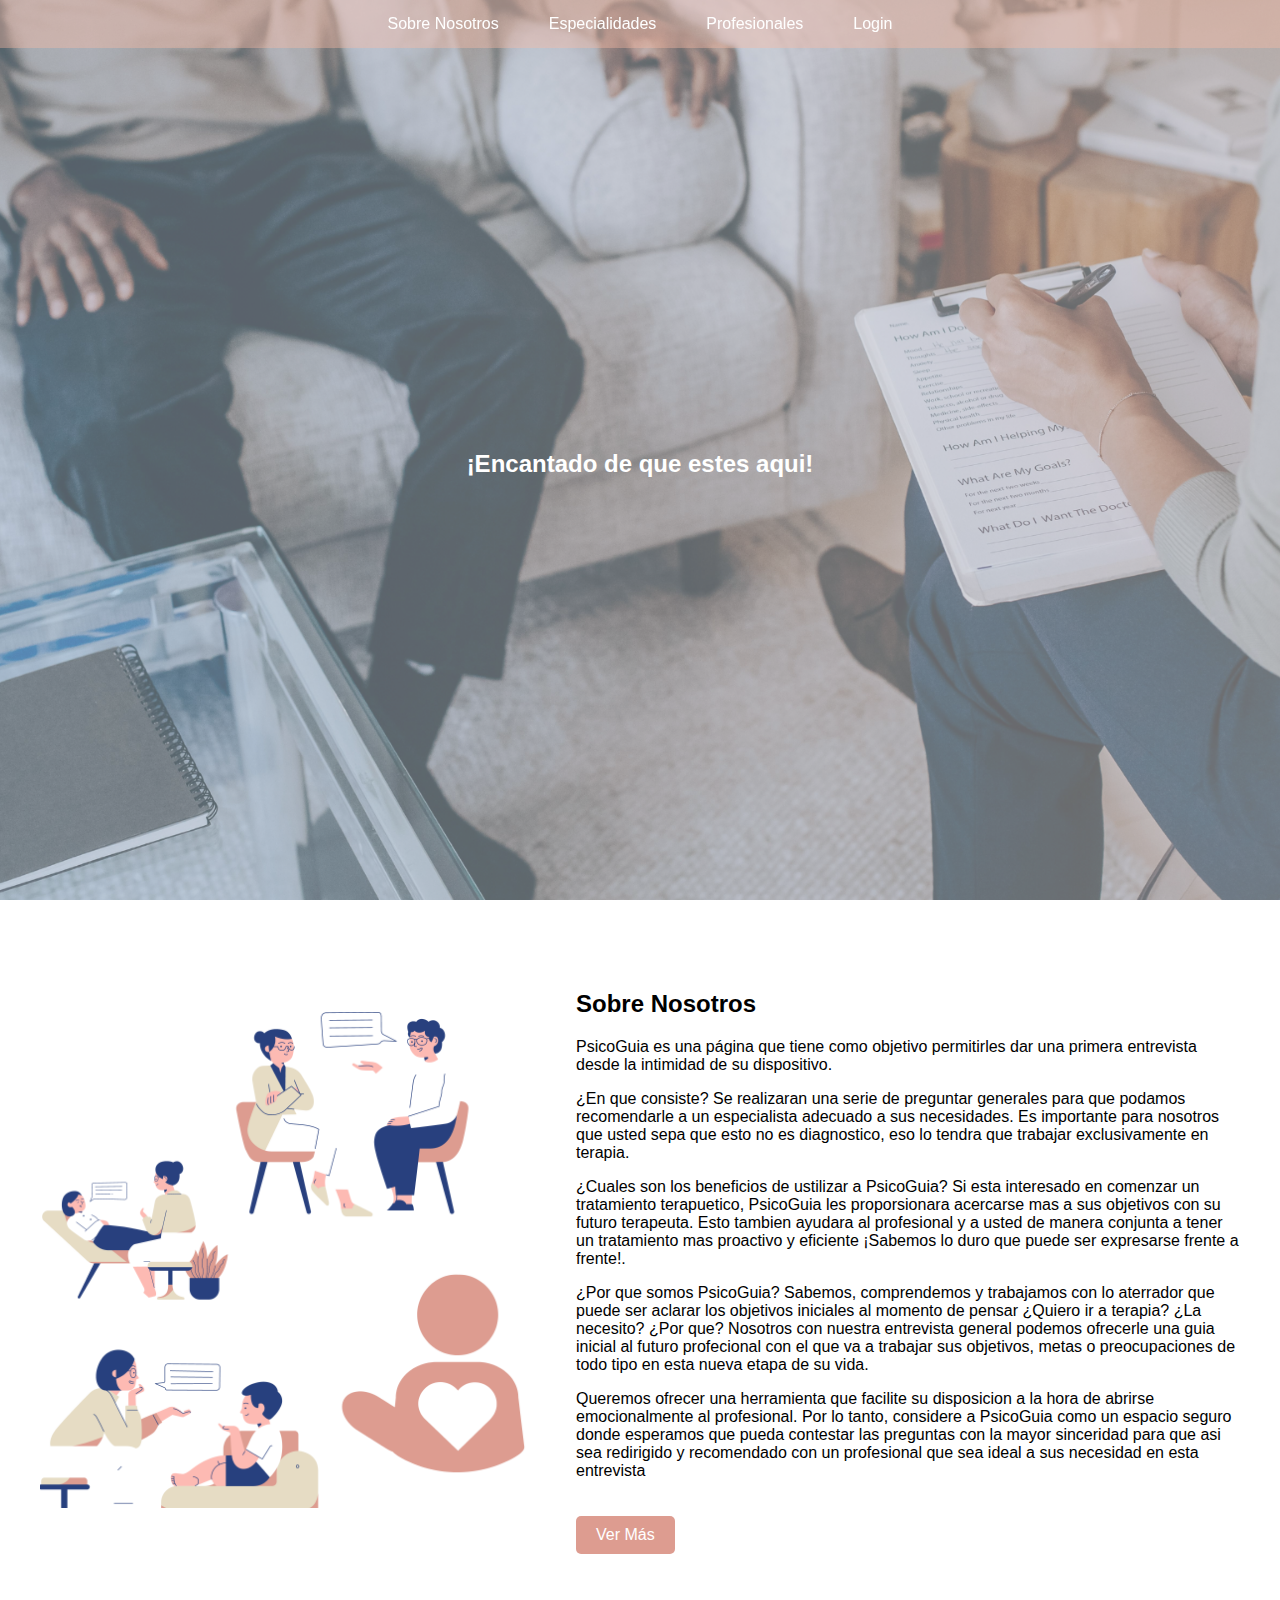
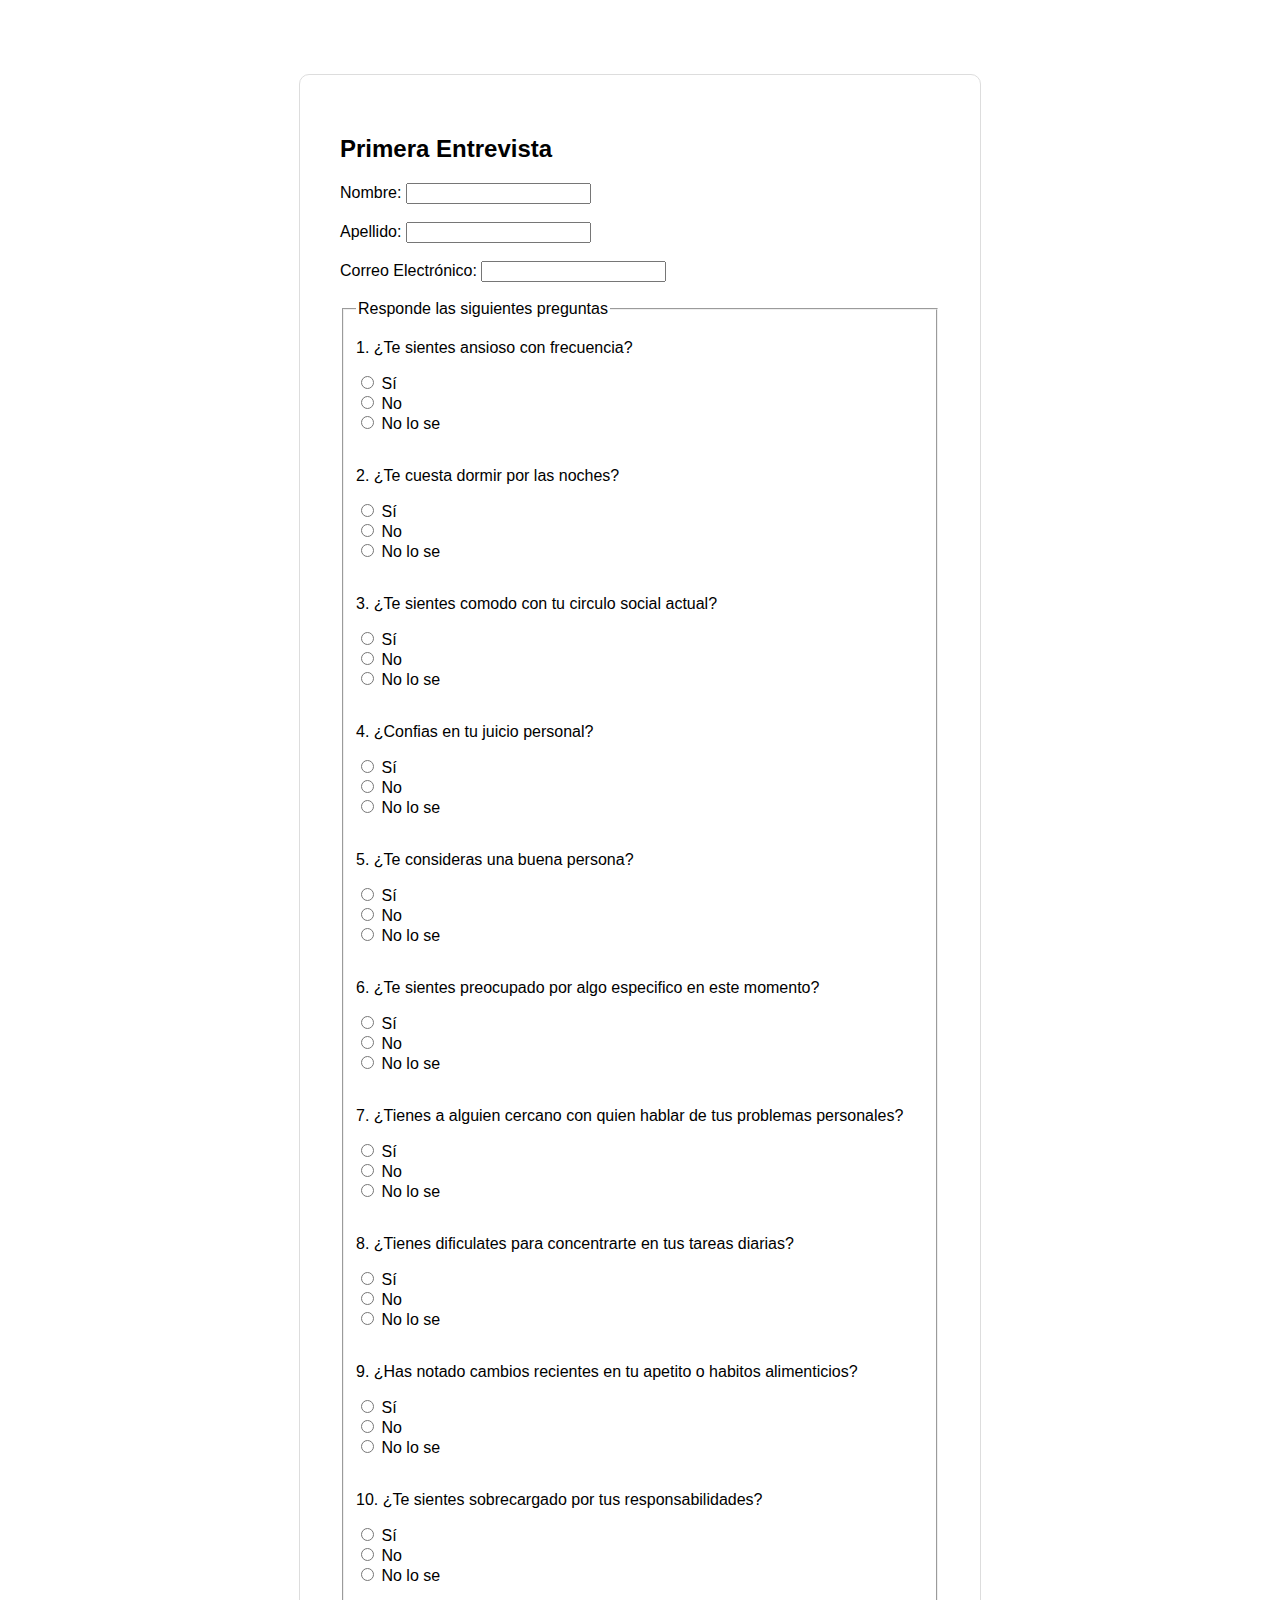
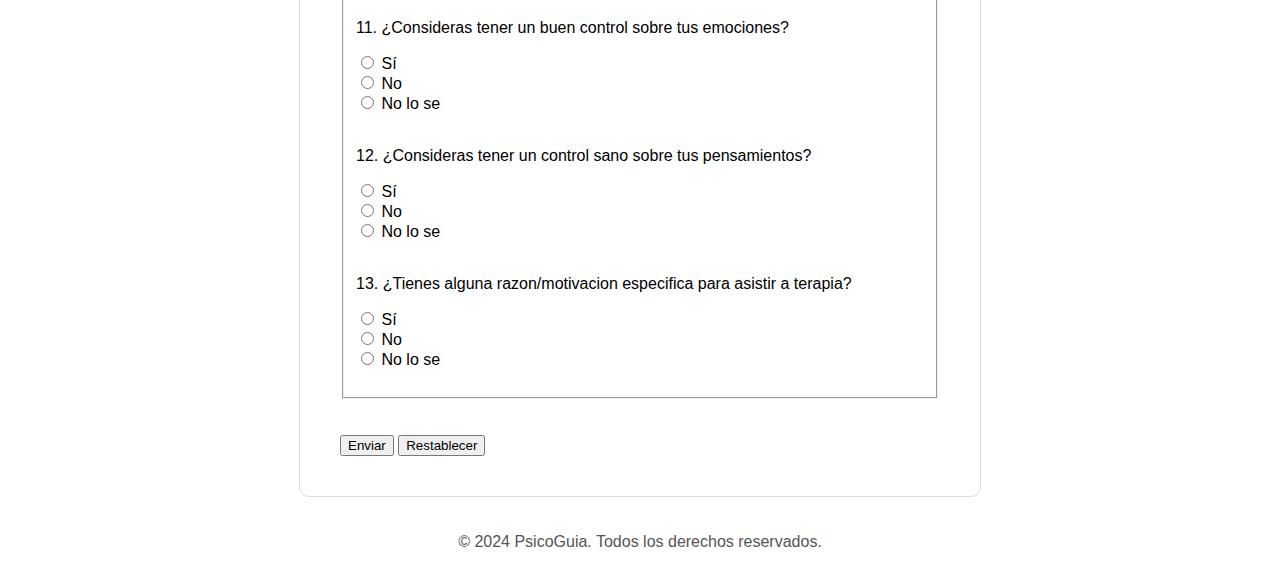
<file: index.html>
<!DOCTYPE html>
<html lang="es">
<head>
    <meta charset="UTF-8">
    <meta name="viewport" content="width=device-width, initial-scale=1.0">
    <title>PsicoGuía</title>
    <link rel="stylesheet" href="PsicoGuiaStyle.css">


</head>
<body>
    
    <!-- Navegación sutil superpuesta a la imagen -->
    <nav>
        <ul>
            <li><a href="index.html">Sobre Nosotros</a></li>
            <li><a href="especialidades.html">Especialidades</a></li>
            <li><a href="profesionales.html">Profesionales</a></li>
            <li><a href="registro.html">Login</a></li>
        </ul>
    </nav>

    <!-- Sección con la imagen de fondo -->
    <section class="full-screen-image">
        <h2>¡Encantado de que estes aqui!</h2>
    </section>

    <main>

        <section id="sobre-nosotros" class="split-section">
            <div class="image-section">
                <img src="nose.png" alt="Sobre Nosotros">
            </div>
            <div class="text-section">
                <h2>Sobre Nosotros</h2>
                <p>PsicoGuia es una página que tiene como objetivo permitirles dar una primera entrevista desde la intimidad de su dispositivo. </p>
                <p>¿En que consiste? Se realizaran una serie de preguntar generales para que podamos recomendarle a un especialista adecuado a sus necesidades. Es importante para nosotros que usted sepa que esto no es diagnostico, eso lo tendra que trabajar exclusivamente en terapia.</p>
                <p>¿Cuales son los beneficios de ustilizar a PsicoGuia? Si esta interesado en comenzar un tratamiento terapuetico, PsicoGuia les proporsionara acercarse mas a sus objetivos con su futuro terapeuta. Esto tambien ayudara al profesional y a usted de manera conjunta a tener un tratamiento mas proactivo y eficiente ¡Sabemos lo duro que puede ser expresarse frente a frente!.</p>
                <p>¿Por que somos PsicoGuia? Sabemos, comprendemos y trabajamos con lo aterrador que puede ser aclarar los objetivos iniciales al momento de pensar ¿Quiero ir a terapia? ¿La necesito? ¿Por que? Nosotros con nuestra entrevista general podemos ofrecerle una guia inicial al futuro profecional con el que va a trabajar sus objetivos, metas o preocupaciones de todo tipo en esta nueva etapa de su vida.
                    <p>Queremos ofrecer una herramienta que facilite su disposicion a la hora de abrirse emocionalmente al profesional.
                    Por lo tanto, considere a PsicoGuia como un espacio seguro donde esperamos que pueda contestar las preguntas con la mayor sinceridad para que asi sea redirigido y recomendado con un profesional que sea ideal a sus necesidad en esta entrevista</p>
                    <a href="#" class="button">Ver Más</a>
            </div>

        </section>
       

        <section id="test-psicologico">
            <h2>Primera Entrevista</h2>
            <form action="procesar_formulario.php" method="post">
                <label for="nombre">Nombre:</label>
                <input type="text" id="nombre" name="nombre" required>
                <br><br>
                <label for="apellido">Apellido:</label>
                <input type="text" id="apellido" name="apellido" required>
                <br><br>
                <label for="email">Correo Electrónico:</label>
                <input type="email" id="email" name="email" required>
                <br><br>

                <!-- Preguntas del formulario -->
                <fieldset>
                    <legend>Responde las siguientes preguntas</legend>
                    <p>1. ¿Te sientes ansioso con frecuencia?</p>
                    <input type="radio" id="ansiedad-si" name="ansiedad" value="si" required>
                    <label for="ansiedad-si">Sí</label><br>
                    <input type="radio" id="ansiedad-no" name="ansiedad" value="no">
                    <label for="ansiedad-no">No</label><br>
                    <input type="radio" id="ansiedad-talvez" name="ansiedad" value="talvez">
                    <label for="ansiedad-talvez">No lo se</label><br><br>

                    <p>2. ¿Te cuesta dormir por las noches?</p>
                    <input type="radio" id="insomnio-si" name="insomnio" value="si" required>
                    <label for="insomnio-si">Sí</label><br>
                    <input type="radio" id="insomnio-no" name="insomnio" value="no">
                    <label for="insomnio-no">No</label><br>
                    <input type="radio" id="insomnio-talvez" name="insomnio" value="talvez">
                    <label for="insomnio-talvez">No lo se</label><br><br>

                    <p>3. ¿Te sientes comodo con tu circulo social actual?</p>
                    <input type="radio" id="social-si" name="social" value="si" required>
                    <label for="social-si">Sí</label><br>
                    <input type="radio" id="social-no" name="social" value="no">
                    <label for="social-no">No</label><br>
                    <input type="radio" id="social-talvez" name="social" value="talvez">
                    <label for="social-talvez">No lo se</label><br><br>

                    <p>4. ¿Confias en tu juicio personal?</p>
                    <input type="radio" id="personal-si" name="personal" value="si" required>
                    <label for="personal-si">Sí</label><br>
                    <input type="radio" id="personal-no" name="personal" value="no">
                    <label for="personal-no">No</label><br>
                    <input type="radio" id="personal-talvez" name="personal" value="talvez">
                    <label for="personal-talvez">No lo se</label><br><br>

                    <p>5. ¿Te consideras una buena persona?</p>
                    <input type="radio" id="juicio-si" name="juicio" value="si" required>
                    <label for="juicio-si">Sí</label><br>
                    <input type="radio" id="juicio-no" name="juicio" value="no">
                    <label for="juicio-no">No</label><br>
                    <input type="radio" id="juicio-talvez" name="juicio" value="talvez">
                    <label for="juicio-talvez">No lo se</label><br><br>

                    <p>6. ¿Te sientes preocupado por algo especifico en este momento?</p>
                    <input type="radio" id="preocupacion-si" name="preocupacion" value="si" required>
                    <label for="preocupacion-si">Sí</label><br>
                    <input type="radio" id="preocupacion-no" name="preocupacion" value="no">
                    <label for="preocupacion-no">No</label><br>
                    <input type="radio" id="preocupacion-talvez" name="preocupacion" value="talvez">
                    <label for="perocupacion-talvez">No lo se</label><br><br>

                    <p>7. ¿Tienes a alguien cercano con quien hablar de tus problemas personales?</p>
                    <input type="radio" id="cercano-si" name="cercano" value="si" required>
                    <label for="cercano-si">Sí</label><br>
                    <input type="radio" id="cercano-no" name="cercano"value="no">
                    <label for="cercano-no">No</label><br>
                    <input type="radio" id="cercano-talvez" name="cercano" value="talvez">
                    <label for="cercano-talvez">No lo se</label><br><br>

                    <p>8. ¿Tienes dificulates para concentrarte en tus tareas diarias?</p>
                    <input type="radio" id="diario-si" name="diario" value="si" required>
                    <label for="diario-si">Sí</label><br>
                    <input type="radio" id="diario-no" name="diario" value="no">
                    <label for="diario-no">No</label><br>
                    <input type="radio" id="diario-talvez" name="diario" value="talvez">
                    <label for="diario-talvez">No lo se</label><br><br>

                    <p>9. ¿Has notado cambios recientes en tu apetito o habitos alimenticios?</p>
                    <input type="radio" id="alimento-si" name="alimento" value="si" required>
                    <label for="alimento-si">Sí</label><br>
                    <input type="radio" id="alimento-no" name="alimento" value="no">
                    <label for="alimento-no">No</label><br>
                    <input type="radio" id="alimento-talvez" name="alimento" value="talvez">
                    <label for="alimento-talvez">No lo se</label><br><br>

                    <p>10. ¿Te sientes sobrecargado por tus responsabilidades?</p>
                    <input type="radio" id="responsabilidad-si" name="responsabilidad" value="si" required>
                    <label for="responsabilidad-si">Sí</label><br>
                    <input type="radio" id="responsabilidad-no" name="responsabilidad" value="no">
                    <label for="responsabilidad-no">No</label><br>
                    <input type="radio" id="responsabilidad-talvez" name="responsabilidad" value="talvez">
                    <label for="responsabilidad-talvez">No lo se</label><br><br>

                    <p>11. ¿Consideras tener un buen control sobre tus emociones?</p>
                    <input type="radio" id="controlemocion-si" name="controlemocion" value="si" required>
                    <label for="controlemocion-si">Sí</label><br>
                    <input type="radio" id="controlemocion-no" name="controlemocion" value="no">
                    <label for="controlemocion-no">No</label><br>
                    <input type="radio" id="controlemocion-talvez" name="controlemocion" value="talvez">
                    <label for="controlemocion-talvez">No lo se</label><br><br>

                    <p>12. ¿Consideras tener un control sano sobre tus pensamientos?</p>
                    <input type="radio" id="controlpensamiento-si" name="controlpensamiento" value="si" required>
                    <label for="controlpensamiento-si">Sí</label><br>
                    <input type="radio" id="controlpensamiento-no" name="controlpensamiento" value="no">
                    <label for="controlpensamiento-no">No</label><br>
                    <input type="radio" id="controlpensamiento-talvez" name="controlpensamiento" value="talvez">
                    <label for="controlpensamiento-talvez">No lo se</label><br><br>

                    <p>13. ¿Tienes alguna razon/motivacion especifica para asistir a terapia?</p>
                    <input type="radio" id="razon-si" name="razon" value="si" required>
                    <label for="razon-si">Sí</label><br>
                    <input type="radio" id="razon-no" name="razon" value="no">
                    <label for="razon-no">No</label><br>
                    <input type="radio" id="razon-talvez" name="razon" value="talvez">
                    <label for="razon-talvez">No lo se</label><br><br>

                    <!-- Agrega más preguntas aquí de manera similar -->
                </fieldset>

                <!-- Botones de envío y restablecer -->
                <br><br>
                <input type="submit" value="Enviar">
                <input type="reset" value="Restablecer">
            </form>
        </section>
    </main>
    
    <footer>
        <p>&copy; 2024 PsicoGuia. Todos los derechos reservados.</p>
    </footer>
</body>
</html>
</file>
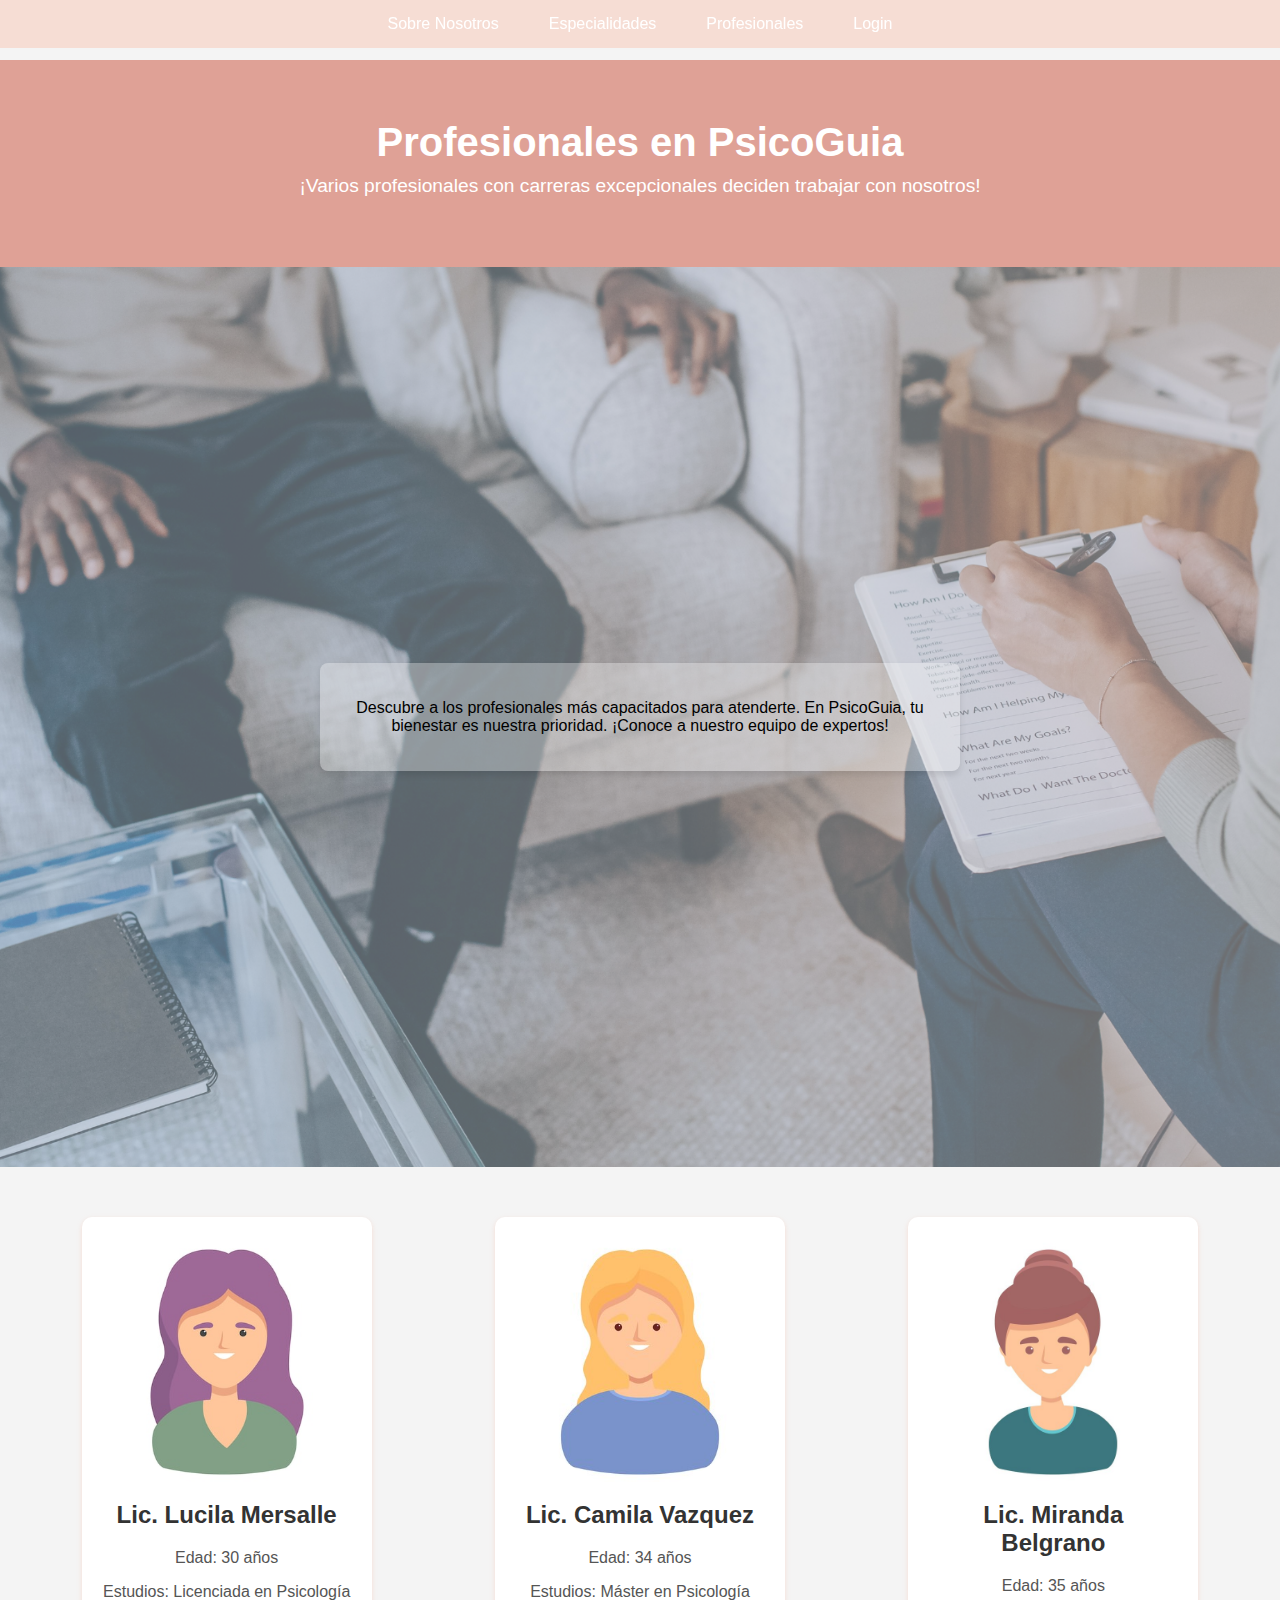
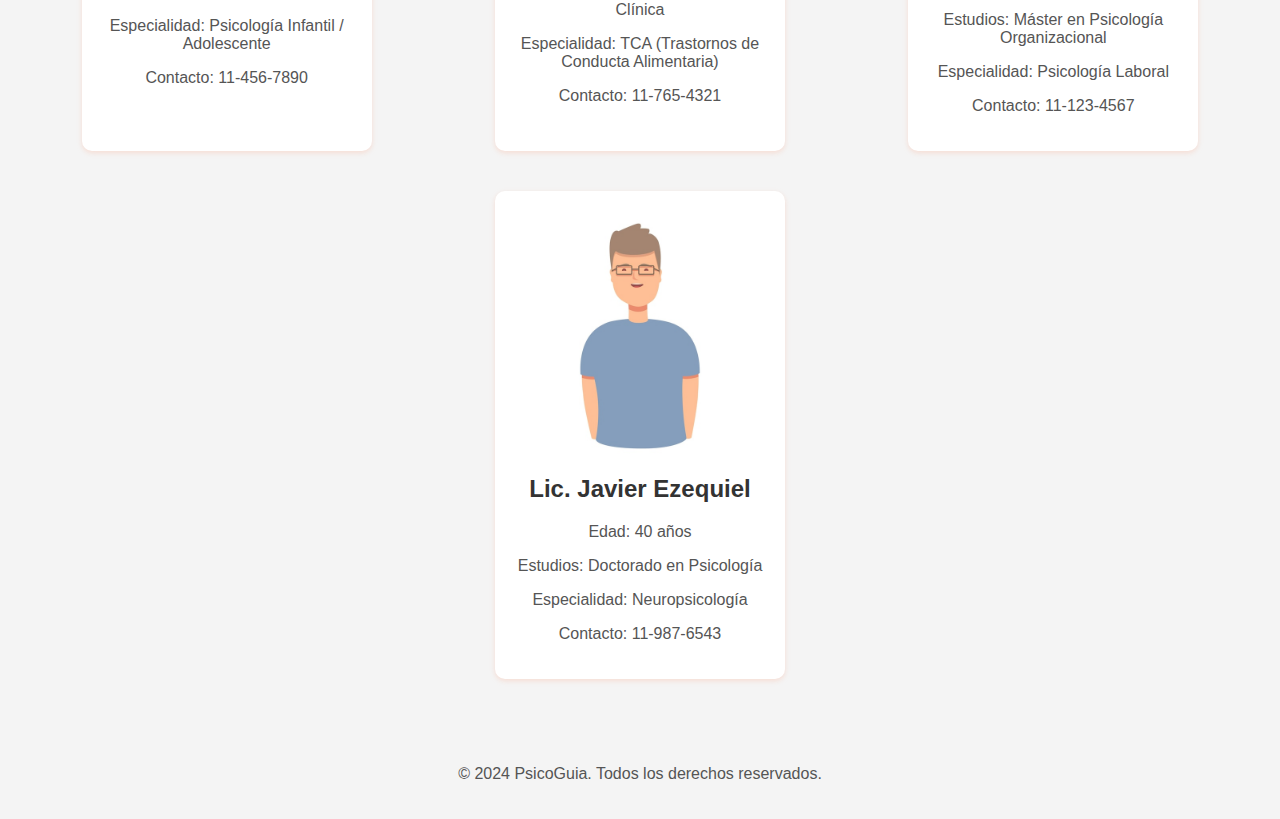
<file: profesionales.html>
<!DOCTYPE html>
<html lang="es">
<head>
    <meta charset="UTF-8">
    <meta name="viewport" content="width=device-width, initial-scale=1.0">
    <title>Perfiles en PsicoGuia</title>
    <link rel="stylesheet" href="profesional.css">

</head>
<body>

    <!-- Navegación flotante -->

    <nav>
        <ul>
            <li><a href="index.html">Sobre Nosotros</a></li>
            <li><a href="especialidades.html">Especialidades</a></li>
            <li><a href="profesionales.html">Profesionales</a></li>
            <li><a href="registro.html">Login</a></li>
        </ul>
    </nav>


    <!-- Encabezado principal -->
    <header>
        <h1>Profesionales en PsicoGuia</h1>
        <p>¡Varios profesionales con carreras excepcionales deciden trabajar con nosotros!</p>
    </header>

    <!-- Sección de anuncio con imagen de fondo -->
    <div class="full-anuncio">
    <div class="anuncio-texto">
            <p>Descubre a los profesionales más capacitados para atenderte. En PsicoGuia, tu bienestar es nuestra prioridad. ¡Conoce a nuestro equipo de expertos!</p>
        </div>
    </div>

    
    <main>

    <!-- Sección de perfiles -->
    <div class="perfil-container">
        <div class="perfil" id="lucila">
            <img src="persona1.jpg" alt="Nombre del Profesional 1">
            <h2>Lic. Lucila Mersalle</h2>
            <p>Edad: 30 años</p>
            <p>Estudios: Licenciada en Psicología</p>
            <p>Especialidad: Psicología Infantil / Adolescente</p>
            <p>Contacto: 11-456-7890</p>
        </div>
    


        <div class="perfil" id="camila">
            <img src="persona2.jpg" alt="Nombre del Profesional 2">
            <h2>Lic. Camila Vazquez</h2>
            <p>Edad: 34 años</p>
            <p>Estudios: Máster en Psicología Clínica</p>
            <p>Especialidad: TCA (Trastornos de Conducta Alimentaria)</p>
            <p>Contacto: 11-765-4321</p>
        </div>

        <div class="perfil" id="Miranda">
            <img src="persona3.jpg" alt="Nombre del Profesional 3">
            <h2>Lic. Miranda Belgrano</h2>
            <p>Edad: 35 años</p>
            <p>Estudios: Máster en Psicología Organizacional</p>
            <p>Especialidad: Psicología Laboral</p>
            <p>Contacto: 11-123-4567</p>
        </div>

        <div class="perfil" id="Javier">
            <img src="persona4.jpg" alt="Nombre del Profesional 4">
            <h2>Lic. Javier Ezequiel</h2>
            <p>Edad: 40 años</p>
            <p>Estudios: Doctorado en Psicología</p>
            <p>Especialidad: Neuropsicología</p>
            <p>Contacto: 11-987-6543</p>
        </div>
    </div>

     </main>

     <footer>
        <p>&copy; 2024 PsicoGuia. Todos los derechos reservados.</p>
    </footer>

</body>
</html>
</file>
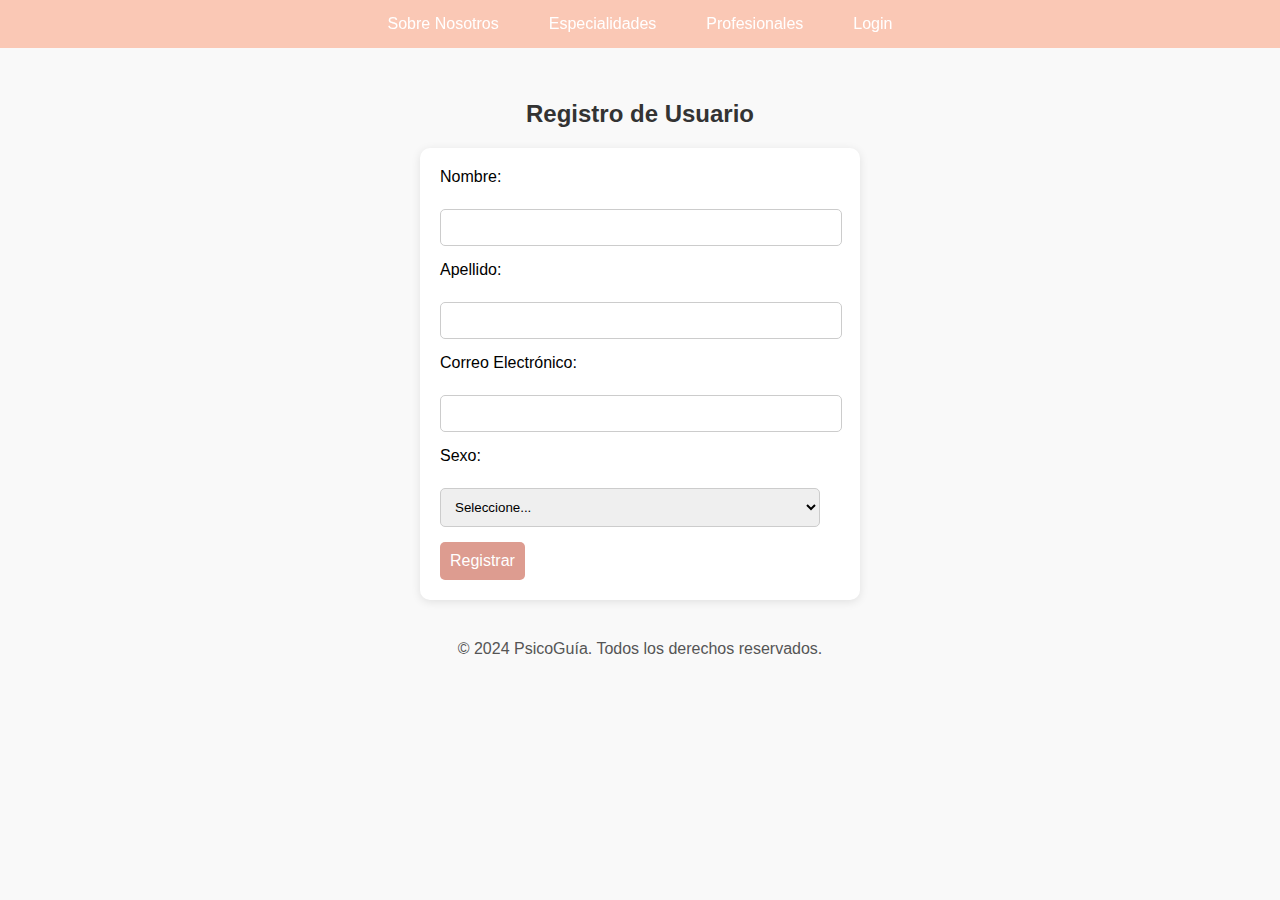
<file: registro.html>
<!DOCTYPE html>
<html lang="es">
<head>
    <meta charset="UTF-8">
    <meta name="viewport" content="width=device-width, initial-scale=1.0">
    <title>Registro - PsicoGuía</title>
    <link rel="stylesheet" href="registro.css">
</head>
<body>

    <nav>
        <ul>
            <li><a href="index.html">Sobre Nosotros</a></li>
            <li><a href="especialidades.html">Especialidades</a></li>
            <li><a href="profesionales.html">Profesionales</a></li>
            <li><a href="registro.html">Login</a></li>
        </ul>
    </nav>

    <main style="padding-top: 60px;">
        <!-- User Registration Form -->
        <section id="registro" style="padding-top:20px;">
          <h2>Registro de Usuario</h2>
          <form action="index.html" method="post"> <!-- Change action to index.html -->
              <label for="nombre">Nombre:</label><br>
              <input type="text" id="nombre" name="nombre" required><br>

              <label for="apellido">Apellido:</label><br>
              <input type="text" id="apellido" name="apellido" required><br>

              <label for="correo">Correo Electrónico:</label><br>
              <input type="email" id="correo" name="correo" required><br>

              <label for="sexo">Sexo:</label><br>
              <select id="sexo" name="sexo" required>
                  <option value="">Seleccione...</option>
                  <option value="masculino">Masculino</option>
                  <option value="femenino">Femenino</option>
                  <option value="otro">Otro</option>
              </select><br>

              <input type="submit" value="Registrar">
          </form>
      </section>

    </main>

    <!-- Footer Section -->
    <footer style="text-align:center; padding-top:20px;">
       &copy; 2024 PsicoGuía. Todos los derechos reservados.
    </footer>

</body>
</html>
</file>
<file: PsicoGuiaStyle.css>
body {
    font-family: 'Roboto', sans-serif;
    background-color: #ffffff;
    margin: 0;
    padding: 0;
}




nav {
    position: fixed;
    top: 0;
    width: 100%;
    background-color: rgba(250, 188, 164, 0.397); 
    padding: 15px 0;
    z-index: 10; 
}


nav ul {
    display: flex;
    justify-content: center;
    list-style-type: none;
    padding: 0;
    margin: 0;
}


nav ul li {
    margin: 0 15px; 
}


nav ul li a {
    color: white;
    text-decoration: none;
    padding: 10px;
    transition: background-color 0.3s ease;
}




nav ul li a:hover {
    background-color: rgba(255, 255, 255, 0.3); 
    border-radius: 5px;
}




section.full-screen-image {
    background-image: url('2.png'); 
    background-size: cover;
    background-position: center;
    width: 100%;
    height: 100vh;
    position: relative;
}




section.full-screen-image h2 {
    color: white;
    text-align: center;
    padding-top: 50vh;
    margin: 0;
}




main section {
    padding: 20px;
    text-align: center;
}



.split-section {
    display: flex;
    flex-wrap: wrap;
    padding: 50px 20px;
    align-items: center; 
}




.image-section {
    flex: 1;
    padding: 20px;
    max-width: 40%;
}


.image-section img {
    width: 100%;
    height: auto;
    object-fit: cover;
}




.text-section {
    flex: 1;
    padding: 20px;
    max-width: 60%; 
    text-align: left; 
}




.text-section .button {
    display: inline-block;
    padding: 10px 20px;
    background-color: #dd9c90;
    color: white;
    text-decoration: none;
    border-radius: 5px;
    margin-top: 20px;
}


#test-psicologico {
    padding: 40px;
    margin-top: 50px;
    max-width: 600px;
    margin-left: auto;
    margin-right: auto;
    text-align: left;
    border: 1px solid #ddd; 
    border-radius: 10px; 
}


footer {
    text-align: center;
    color: #555;
    padding: 20px;
}
</file>
<file: profesional.css>
body {
    font-family: 'Roboto', sans-serif;
    margin: 0;
    padding: 0;
    background-color: #f4f4f4;
}

/* Navegación flotante */
nav {
    position: fixed;
    top: 0;
    width: 100%;
    background-color: rgba(164, 204, 250, 0.8);
    padding: 15px 0;
    z-index: 10;
}

nav ul {
    display: flex;
    justify-content: center;
    list-style-type: none;
    margin: 0;
    padding: 0;
}

nav ul li {
    margin: 0 15px;
}

nav ul li a {
    color: white;
    text-decoration: none;
    padding: 10px;
    transition: background-color 0.3s ease;
}

nav ul li a:hover {
    background-color: rgba(255, 255, 255, 0.3);
    border-radius: 5px;
}

/* Estilo para el encabezado principal */
header {
    text-align: center;
    background-color: #e69880;
    color: white;
    padding: 60px 20px 20px; /* Aumenta el padding para compensar el espacio del nav fijo */
    margin-top: 60px; /* Desplaza el contenido por debajo del nav */
}

header h1 {
    font-size: 2.5em;
    margin: 0;
}

header p {
    font-size: 1.2em;
    margin: 10px 0;
}

/* Sección de anuncio con imágenes */

.full-anuncio {
background-image: url('2.png'); /* Cambia esta ruta */
background-size: cover;
background-position: center;
width: 100%;
height: 100vh;
position: relative;
}

.anuncio-texto {
    background-color: rgba(255, 255, 255, 0.322); /* Fondo semitransparente para que el texto sea más legible */
    padding: 20px;
    border-radius: 8px;
    position: absolute;
    left: 50%;
    top: 50%;
    transform: translate(-50%, -50%);
    text-align: center;
    max-width: 600px;
    box-shadow: 0px 4px 6px rgba(0, 0, 0, 0.1);
    z-index: 1;
}

/* Estilo para la sección de perfiles */
.perfil-container {
    display: flex;
    justify-content: space-around;
    flex-wrap: wrap;
    padding: 40px 20px;
}

.perfil {
    background-color: white;
    padding: 20px;
    margin: 20px;
    text-align: center;
    border-radius: 8px;
    box-shadow: 0 2px 5px rgba(0, 0, 0, 0.1);
    width: 250px;
}

.perfil img {
    width: 100%;
    border-radius: 50%;
    margin-bottom: 10px;
}

.perfil h2 {
    margin-top: 0;
    font-size: 1.5em;
    color: #333;
}

.perfil p {
    font-size: 1em;
    color: #555;
}



/* Navegación flotante */
nav {
    position: fixed;
    top: 0;
    width: 100%;
    background-color: rgba(250, 188, 164, 0.397);
    padding: 15px 0;
    z-index: 10;
}

nav ul {
    display: flex;
    justify-content: center;
    list-style-type: none;
    margin: 0;
    padding: 0;
}

nav ul li {
    margin: 0 15px;
}

nav ul li a {
    color: white;
    text-decoration: none;
    padding: 10px ;
    transition: background-color 0.3s ease;
}

nav ul li a:hover {
    background-color: rgba(255, 255, 255, 0.3);
    border-radius: 5px;
}

/* Estilo para el encabezado principal */
header {
    text-align: center;
    background-color: #dd9c90f1;
    color: white;
    padding: 60px 20px 60px;
    margin-top: 60px;
}

header h1 {
    font-size: 2.5em;
    margin: 0;
}

header p {
    font-size: 1.2em;
    margin: 10px 0;
}

/* Sección del anuncio con imagen de fondo */


/* Estilo para la sección de perfiles */
.perfil-container {
    display: flex;
    justify-content: space-around;
    flex-wrap: wrap;
    padding: 30px 20px;
}

.perfil {
    background-color: white;
    padding: 20px;
    margin: 20px;
    text-align: center;
    border-radius: 10px;
    box-shadow: 0 2px 5px rgba(250, 188, 164, 0.397);
    width: 250px;
    transition: transform 0.3s ease, box-shadow 0.3s ease;
}

.perfil:hover {
    transform: scale(1.1); /* Aumenta el tamaño en un 10% */
    box-shadow: 0 4px 10px rgba(0, 0, 0, 0.2);
}

.perfil img {
    width: 100%;
    border-radius: 50%;
    margin-bottom: 10px;
}

.perfil h2 {
    margin-top: 0;
    font-size: 1.5em;
    color: #333;
}

.perfil p {
    font-size: 1em;
    color: #555;
}

footer {
text-align: center;
color: #555;
padding: 20px;
}
</file>
<file: registro.css>
body {
    font-family: 'Roboto', sans-serif; 
    margin: 0;
    padding: 0;
    background-color: #f9f9f9; 
}


nav {
    position: fixed;
    top: 0;
    width: 100%;
    background-color: rgba(250, 188, 164, 0.8);
    padding: 15px 0;
    z-index: 10; 
}

nav ul {
    display: flex;
    justify-content: center;
    list-style-type: none;
    padding: 0;
    margin: 0;
}

nav ul li {
    margin: 0 15px; 
}

nav ul li a {
    color: white;
    text-decoration: none; 
    padding: 10px; 
    transition: background-color 0.3s ease;
}

nav ul li a:hover {
    background-color: rgba(255, 255, 255, 0.3); 
    border-radius: 5px; 
}


main {
    padding-top: 60px; 
}


#registro {
    padding-top: 20px;
}

h2 {
    text-align: center;
    color: #333; 
}

form {
    max-width: 400px; 
    margin: auto; 
    background-color: white; 
    padding: 20px; 
    border-radius: 10px;
    box-shadow: 0 2px 10px rgba(0, 0, 0, 0.1); 
}

label {
    display: block; 
    margin-bottom: 5px; 
}

input[type="text"],
input[type="email"],
input[type="tel"],
select {
    width: calc(100% - 20px); 
    padding: 10px;
    margin-bottom: 15px;
    border-radius: 5px;
    border: 1px solid #ccc;
}

input[type="submit"] {
    background-color: #dd9c90;
    color: white;
    border: none; 
    padding: 10px; 
    font-size: 16px;
    border-radius: 5px; 
    cursor: pointer; 
}

input[type="submit"]:hover {
    background-color: #8acefc93; 
}


footer {
   text-align:center; 
   color:#555; 
   padding-top:20px;
   margin-top:20px;
}
</file>
